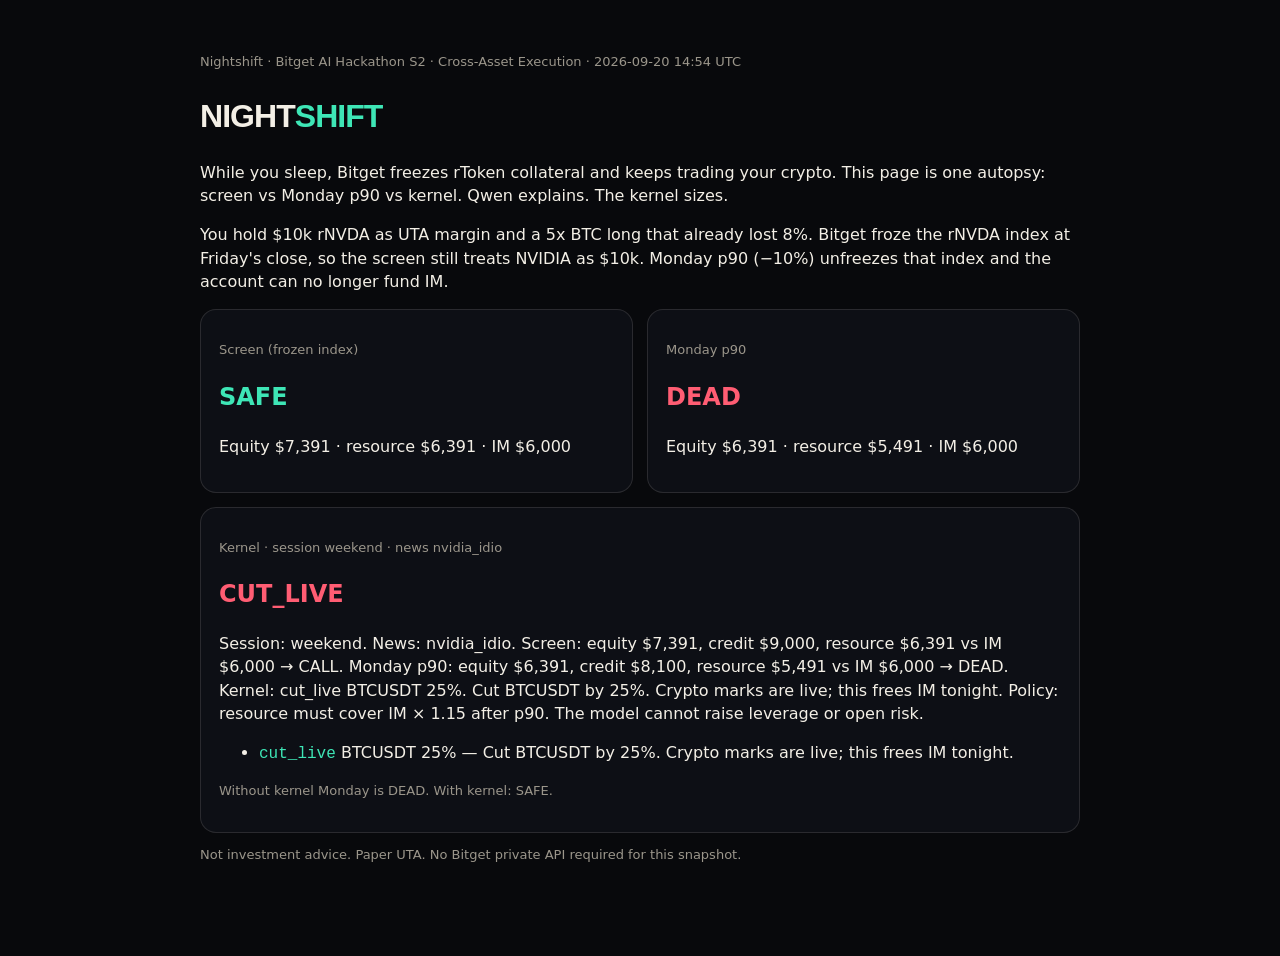
<file: reports/latest.html>
<!doctype html>
<html lang="en">
<head>
  <meta charset="utf-8"/>
  <meta name="viewport" content="width=device-width, initial-scale=1"/>
  <title>NIGHTSHIFT autopsy — CUT_LIVE</title>
  <style>
    body { margin:0; background:#08090c; color:#f3efe6; font:16px/1.45 Instrument Sans, system-ui, sans-serif; }
    main { max-width:880px; margin:0 auto; padding:40px 20px 80px; }
    h1 { font-family: Syne, sans-serif; letter-spacing:-.03em; }
    h1 span { color:#3ee6b6; }
    .row { display:grid; grid-template-columns:1fr 1fr; gap:14px; }
    .card { border:1px solid rgba(243,239,230,.12); border-radius:16px; padding:18px; background:rgba(16,18,24,.8); }
    .SAFE,.HOLD { color:#3ee6b6; }
    .DEAD,.CUT_LIVE,.CONVERT_COLLATERAL { color:#ff5d73; }
    .CALL,.TIGHT,.REFUSE_FAKE_HEDGE { color:#e8b86d; }
    .mute { color:#9b968b; font-size:13px; }
    code { color:#3ee6b6; }
    @media (max-width:700px) { .row { grid-template-columns:1fr; } }
  </style>
</head>
<body>
<main>
  <p class="mute">Nightshift · Bitget AI Hackathon S2 · Cross-Asset Execution · 2026-09-20 14:54 UTC</p>
  <h1>NIGHT<span>SHIFT</span></h1>
  <p>While you sleep, Bitget freezes rToken collateral and keeps trading your crypto.
     This page is one autopsy: screen vs Monday p90 vs kernel. Qwen explains. The kernel sizes.</p>
  <p>You hold $10k rNVDA as UTA margin and a 5x BTC long that already lost 8%. Bitget froze the rNVDA index at Friday&#x27;s close, so the screen still treats NVIDIA as $10k. Monday p90 (−10%) unfreezes that index and the account can no longer fund IM.</p>
  <div class="row">
    <div class="card">
      <p class="mute">Screen (frozen index)</p>
      <h2 class="SAFE">SAFE</h2>
      <p>Equity $7,391 · resource $6,391 · IM $6,000</p>
    </div>
    <div class="card">
      <p class="mute">Monday p90</p>
      <h2 class="DEAD">DEAD</h2>
      <p>Equity $6,391 · resource $5,491 · IM $6,000</p>
    </div>
  </div>
  <div class="card" style="margin-top:14px">
    <p class="mute">Kernel · session weekend · news nvidia_idio</p>
    <h2 class="CUT_LIVE">CUT_LIVE</h2>
    <p>Session: weekend. News: nvidia_idio. Screen: equity $7,391, credit $9,000, resource $6,391 vs IM $6,000 → CALL. Monday p90: equity $6,391, credit $8,100, resource $5,491 vs IM $6,000 → DEAD. Kernel: cut_live BTCUSDT 25%. Cut BTCUSDT by 25%. Crypto marks are live; this frees IM tonight. Policy: resource must cover IM × 1.15 after p90. The model cannot raise leverage or open risk.</p>
    <ul><li><code>cut_live</code> BTCUSDT 25% — Cut BTCUSDT by 25%. Crypto marks are live; this frees IM tonight.</li></ul>
    <p class="mute">Without kernel Monday is DEAD. With kernel: SAFE.</p>
  </div>
  <p class="mute">Not investment advice. Paper UTA. No Bitget private API required for this snapshot.</p>
</main>
</body>
</html>
</file>
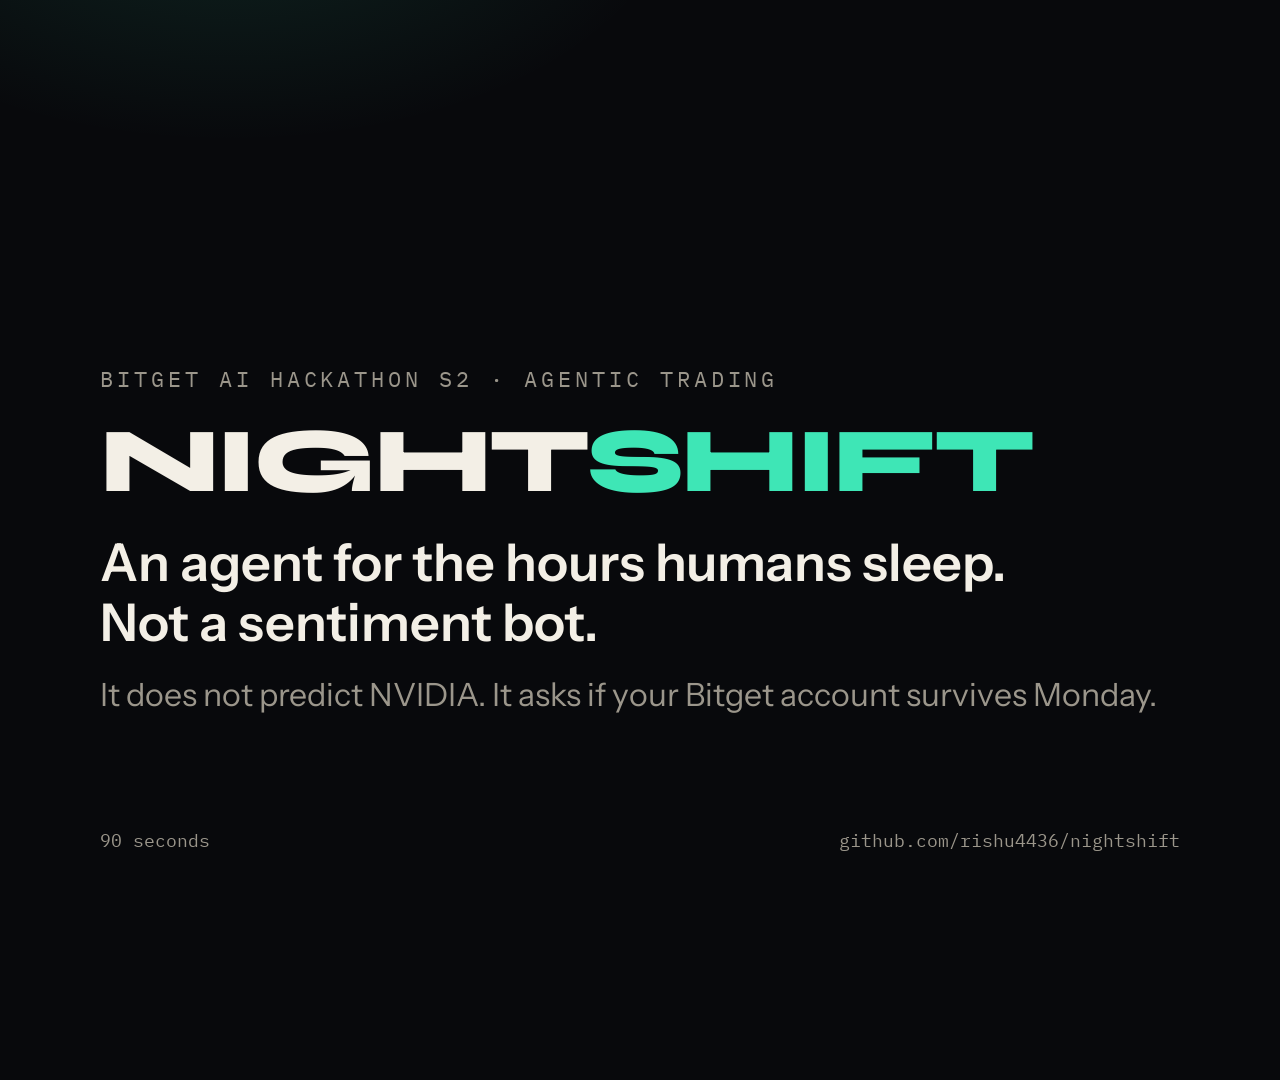
<file: videos/slides/01.html>
<!doctype html><html><head><meta charset="utf-8"/><link rel="stylesheet" href="https://fonts.googleapis.com/css2?family=IBM+Plex+Mono:wght@400;600&family=Instrument+Sans:wght@400;600&family=Syne:wght@800&display=swap"/><link rel="stylesheet" href="base.css"/></head>
<body>
<p class="kicker">Bitget AI Hackathon S2 · Agentic Trading</p>
<h1>NIGHT<span>SHIFT</span></h1>
<h2>An agent for the hours humans sleep.<br/>Not a sentiment bot.</h2>
<p>It does not predict NVIDIA. It asks if your Bitget account survives Monday.</p>
<div class="foot"><span>90 seconds</span><span>github.com/rishu4436/nightshift</span></div>
</body></html>
</file>
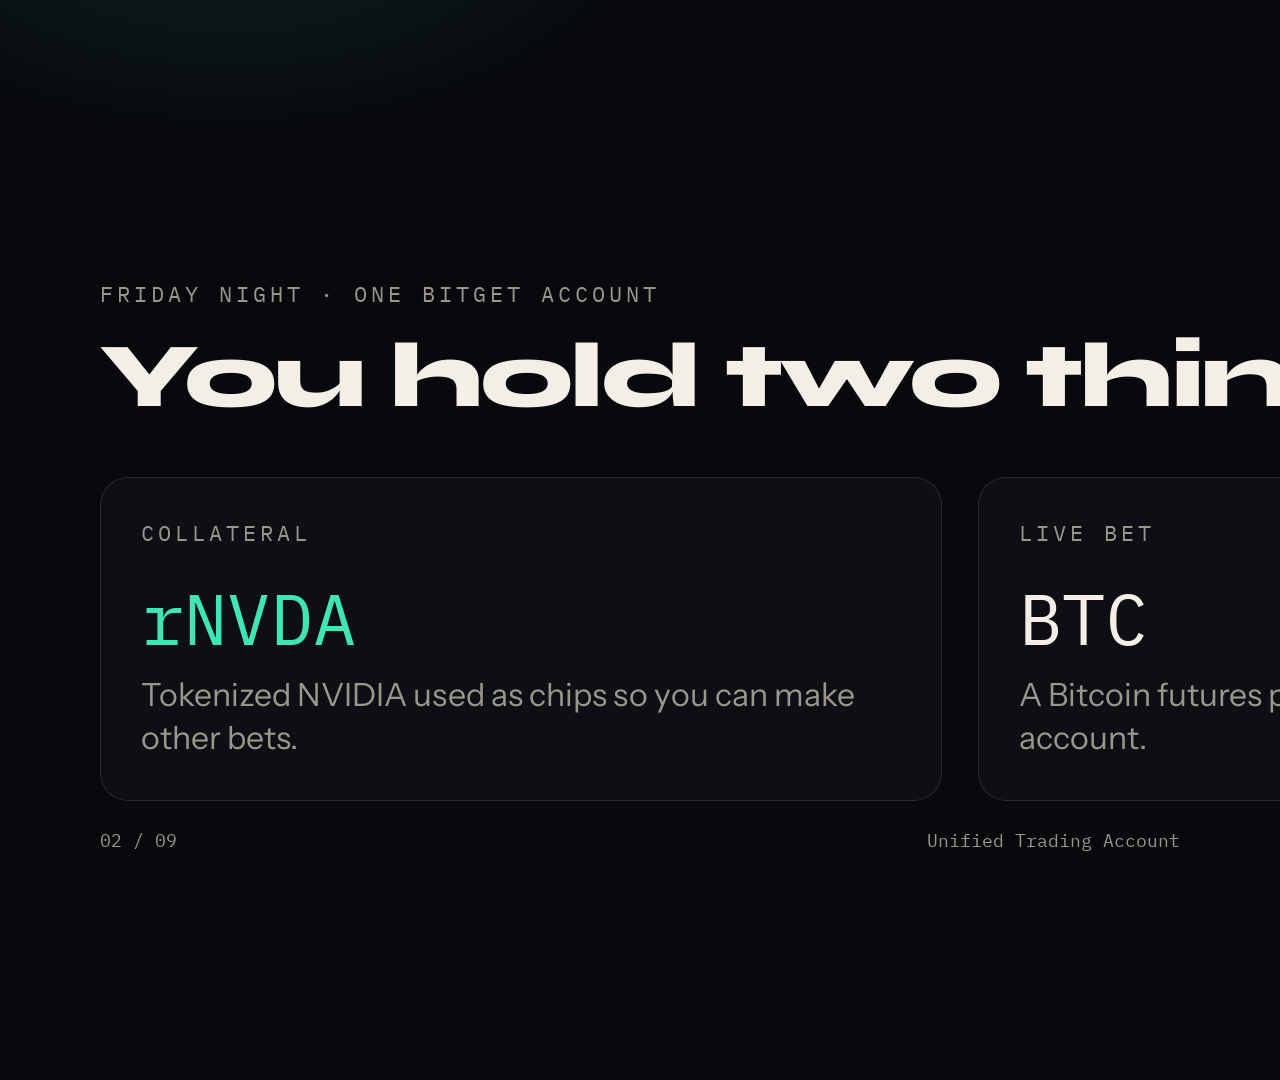
<file: videos/slides/02.html>
<!doctype html><html><head><meta charset="utf-8"/><link rel="stylesheet" href="https://fonts.googleapis.com/css2?family=IBM+Plex+Mono:wght@400;600&family=Instrument+Sans:wght@400;600&family=Syne:wght@800&display=swap"/><link rel="stylesheet" href="base.css"/></head>
<body>
<p class="kicker">Friday night · one Bitget account</p>
<h1>You hold two things</h1>
<div class="row">
  <div class="card"><p class="kicker">Collateral</p><div class="big SAFE">rNVDA</div><p>Tokenized NVIDIA used as chips so you can make other bets.</p></div>
  <div class="card"><p class="kicker">Live bet</p><div class="big">BTC</div><p>A Bitcoin futures position on the same unified account.</p></div>
</div>
<div class="foot"><span>02 / 09</span><span>Unified Trading Account</span></div>
</body></html>
</file>
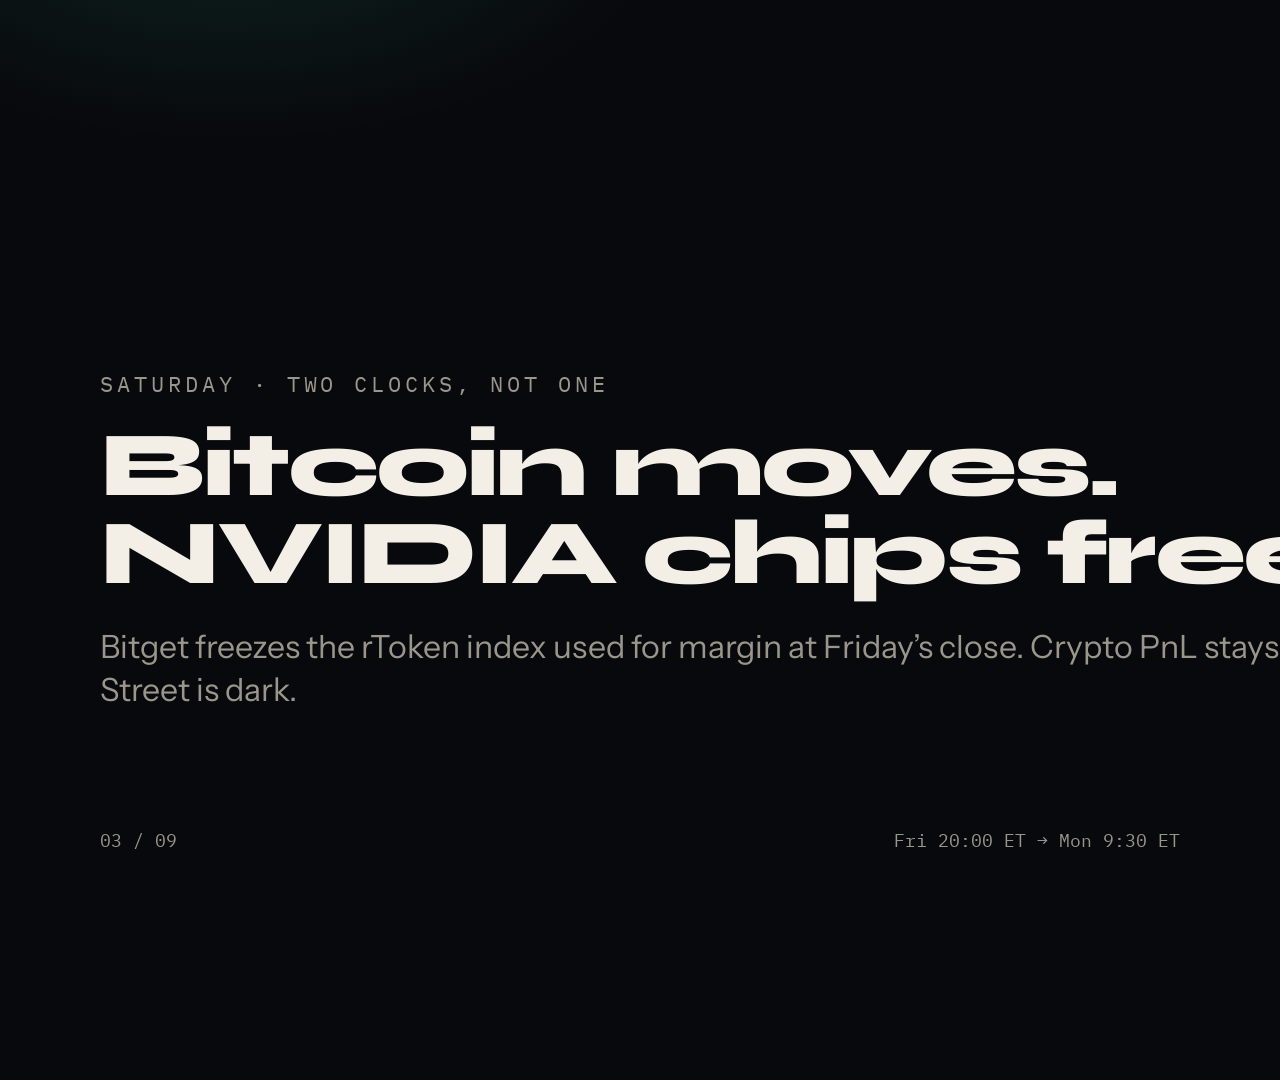
<file: videos/slides/03.html>
<!doctype html><html><head><meta charset="utf-8"/><link rel="stylesheet" href="https://fonts.googleapis.com/css2?family=IBM+Plex+Mono:wght@400;600&family=Instrument+Sans:wght@400;600&family=Syne:wght@800&display=swap"/><link rel="stylesheet" href="base.css"/></head>
<body>
<p class="kicker">Saturday · two clocks, not one</p>
<h1>Bitcoin moves.<br/>NVIDIA chips freeze.</h1>
<p>Bitget freezes the rToken index used for margin at Friday’s close. Crypto PnL stays live. Wall Street is dark.</p>
<div class="foot"><span>03 / 09</span><span>Fri 20:00 ET → Mon 9:30 ET</span></div>
</body></html>
</file>
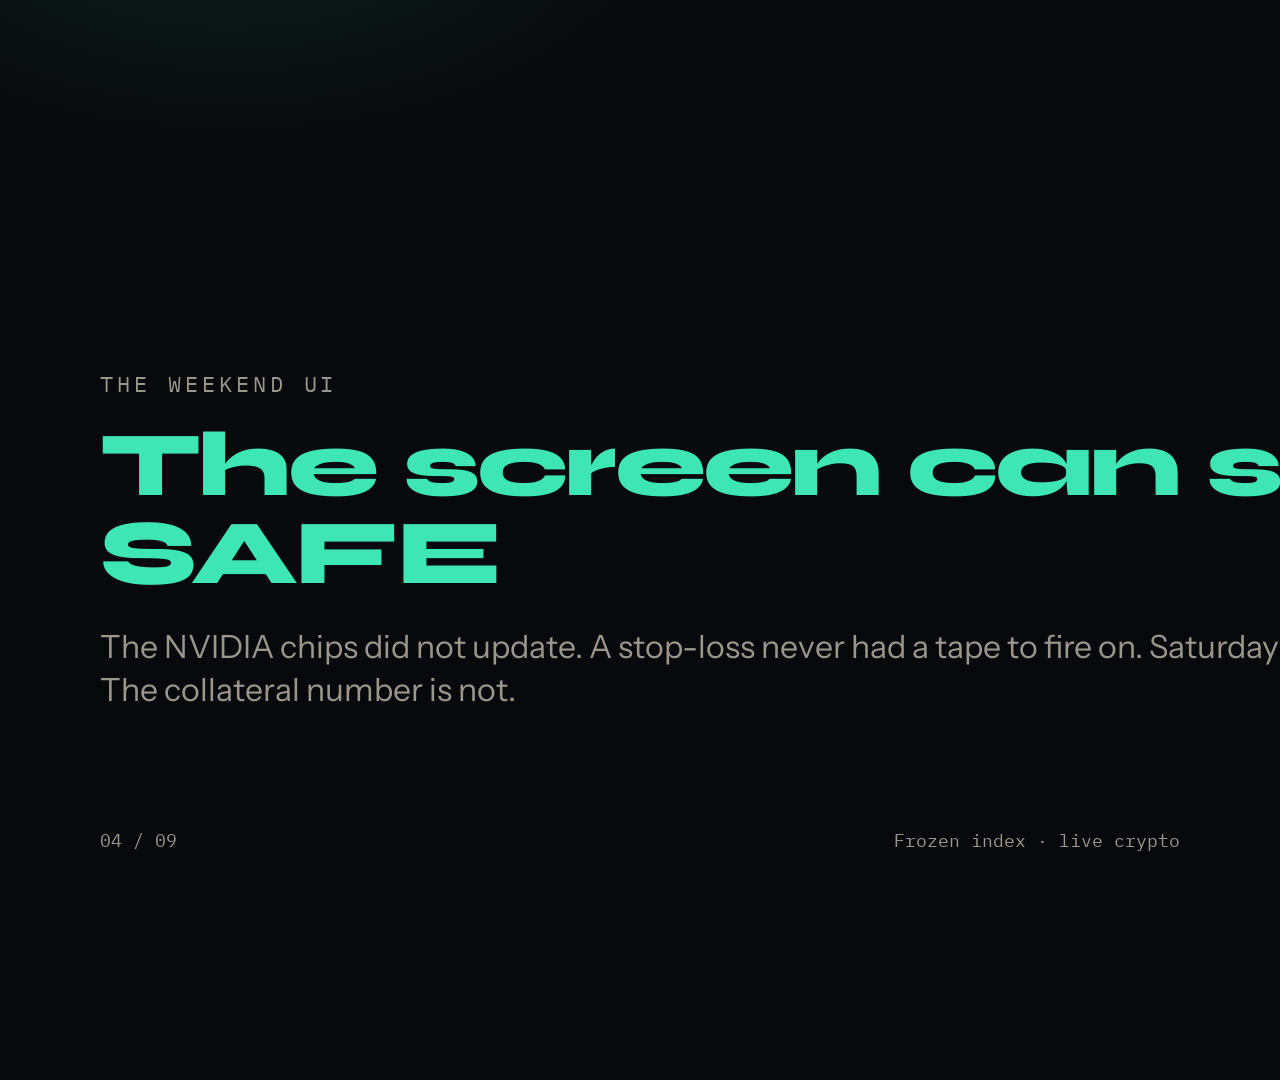
<file: videos/slides/04.html>
<!doctype html><html><head><meta charset="utf-8"/><link rel="stylesheet" href="https://fonts.googleapis.com/css2?family=IBM+Plex+Mono:wght@400;600&family=Instrument+Sans:wght@400;600&family=Syne:wght@800&display=swap"/><link rel="stylesheet" href="base.css"/></head>
<body>
<p class="kicker">The weekend UI</p>
<h1 class="SAFE">The screen can still say SAFE</h1>
<p>The NVIDIA chips did not update. A stop-loss never had a tape to fire on. Saturday news is real. The collateral number is not.</p>
<div class="foot"><span>04 / 09</span><span>Frozen index · live crypto</span></div>
</body></html>
</file>
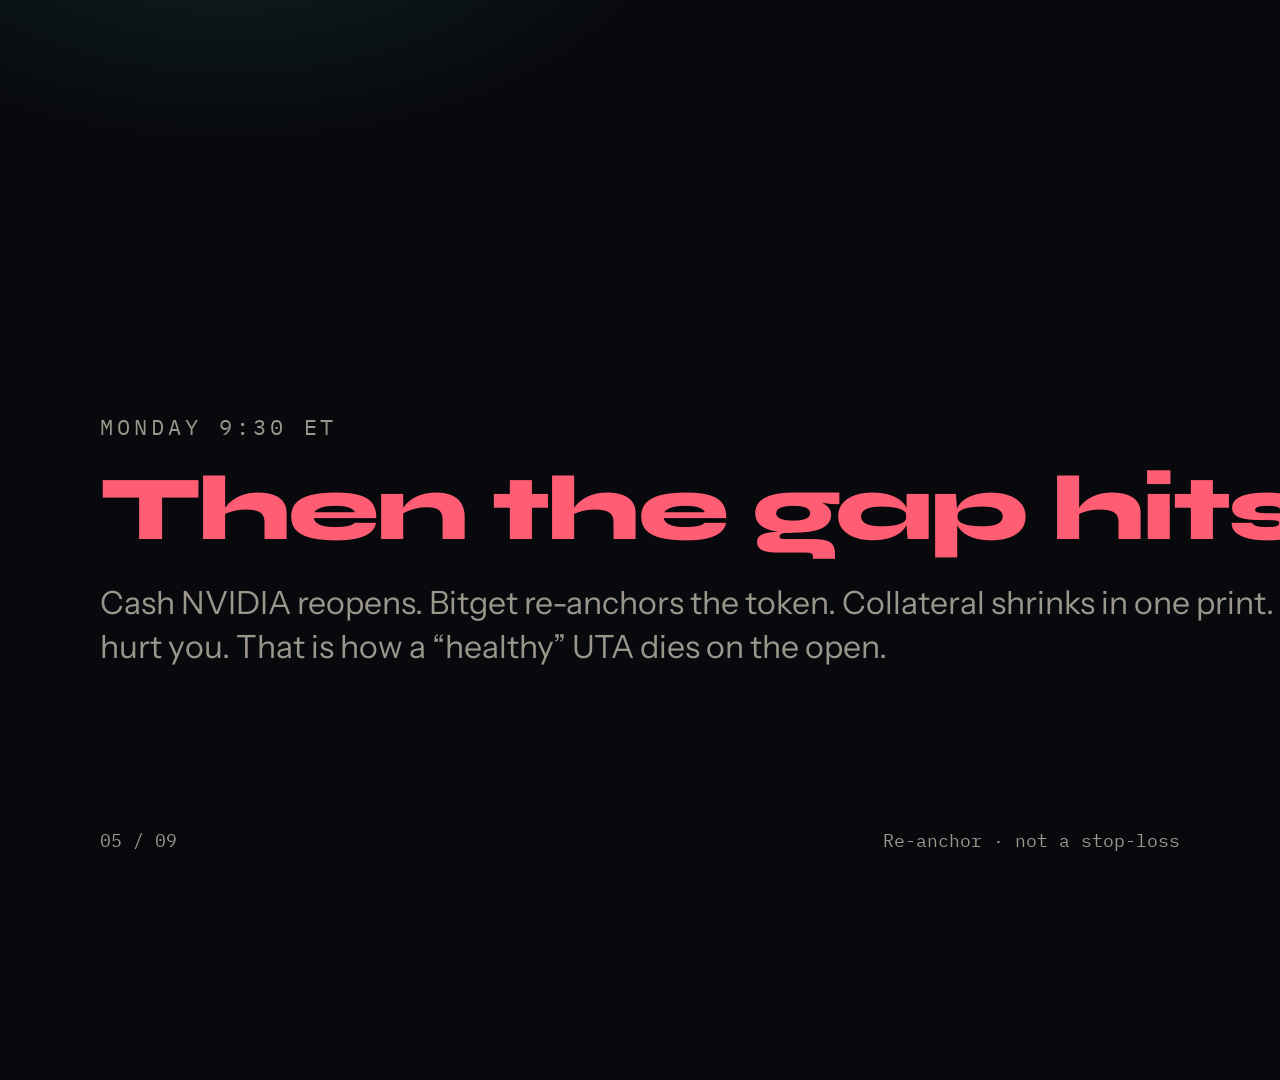
<file: videos/slides/05.html>
<!doctype html><html><head><meta charset="utf-8"/><link rel="stylesheet" href="https://fonts.googleapis.com/css2?family=IBM+Plex+Mono:wght@400;600&family=Instrument+Sans:wght@400;600&family=Syne:wght@800&display=swap"/><link rel="stylesheet" href="base.css"/></head>
<body>
<p class="kicker">Monday 9:30 ET</p>
<h1 class="DEAD">Then the gap hits</h1>
<p>Cash NVIDIA reopens. Bitget re-anchors the token. Collateral shrinks in one print. Bitcoin already hurt you. That is how a “healthy” UTA dies on the open.</p>
<div class="foot"><span>05 / 09</span><span>Re-anchor · not a stop-loss</span></div>
</body></html>
</file>
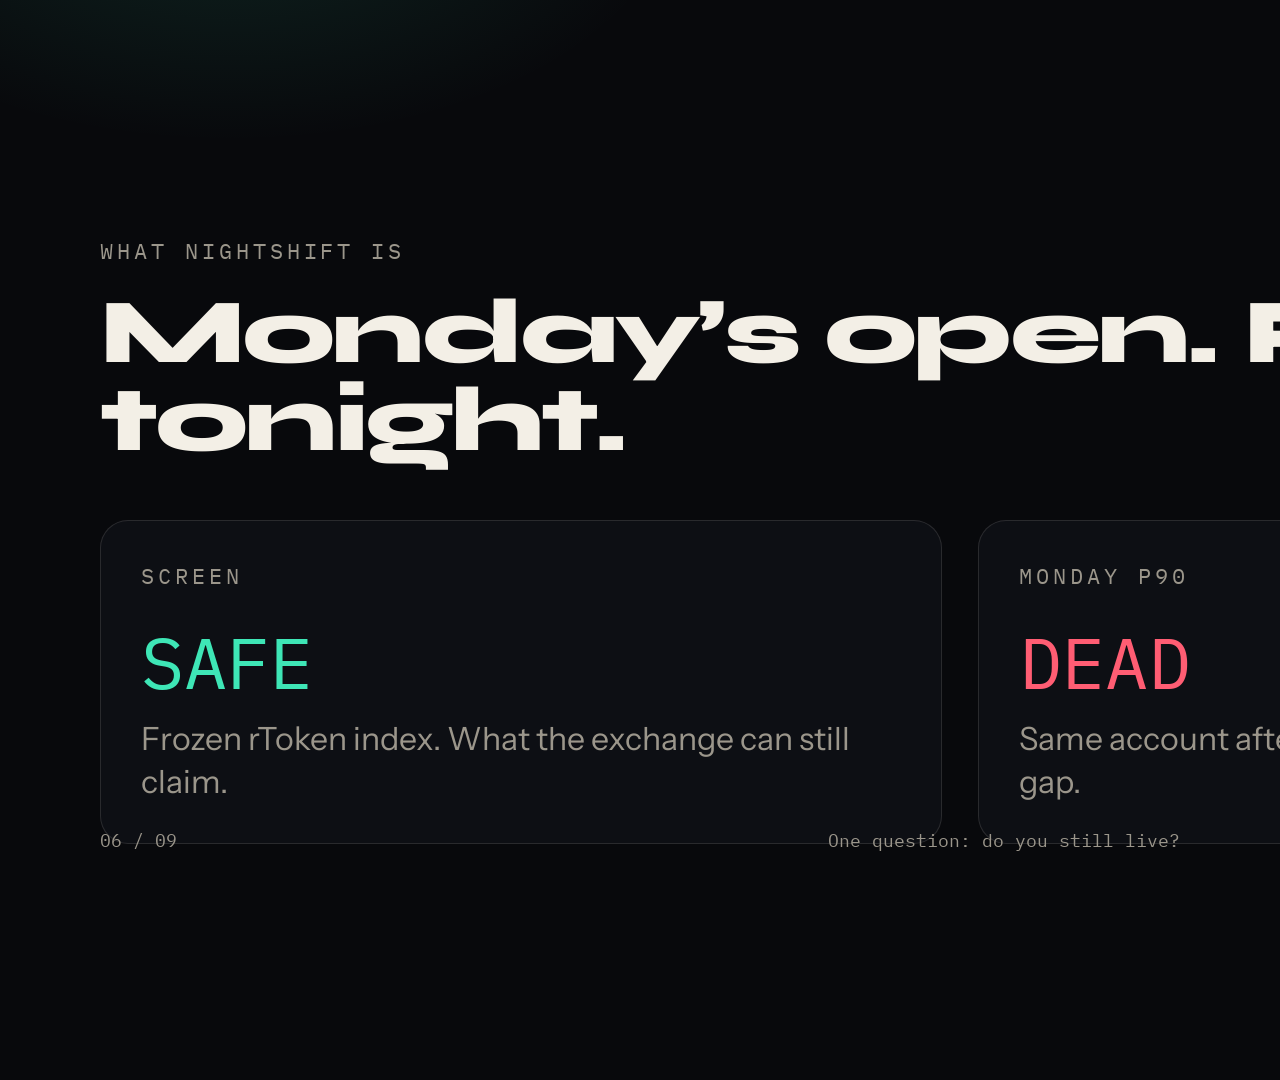
<file: videos/slides/06.html>
<!doctype html><html><head><meta charset="utf-8"/><link rel="stylesheet" href="https://fonts.googleapis.com/css2?family=IBM+Plex+Mono:wght@400;600&family=Instrument+Sans:wght@400;600&family=Syne:wght@800&display=swap"/><link rel="stylesheet" href="base.css"/></head>
<body>
<p class="kicker">What Nightshift is</p>
<h1>Monday’s open. Priced tonight.</h1>
<div class="row">
  <div class="card"><p class="kicker">Screen</p><div class="big SAFE">SAFE</div><p>Frozen rToken index. What the exchange can still claim.</p></div>
  <div class="card"><p class="kicker">Monday p90</p><div class="big DEAD">DEAD</div><p>Same account after a bad-but-plausible NVIDIA gap.</p></div>
</div>
<div class="foot"><span>06 / 09</span><span>One question: do you still live?</span></div>
</body></html>
</file>
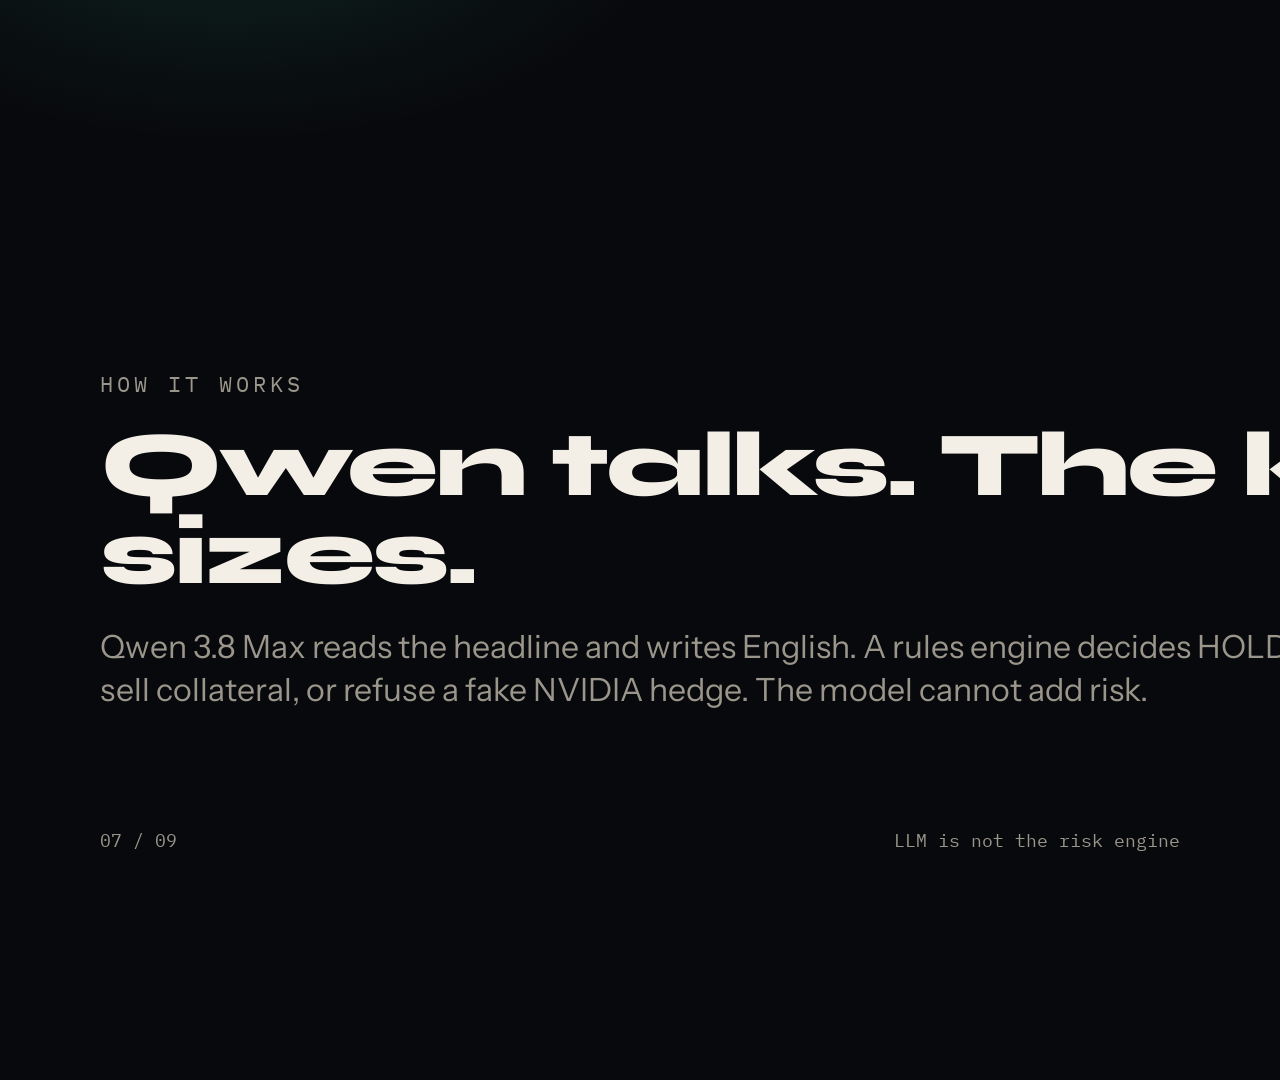
<file: videos/slides/07.html>
<!doctype html><html><head><meta charset="utf-8"/><link rel="stylesheet" href="https://fonts.googleapis.com/css2?family=IBM+Plex+Mono:wght@400;600&family=Instrument+Sans:wght@400;600&family=Syne:wght@800&display=swap"/><link rel="stylesheet" href="base.css"/></head>
<body>
<p class="kicker">How it works</p>
<h1>Qwen talks. The kernel sizes.</h1>
<p>Qwen 3.8 Max reads the headline and writes English. A rules engine decides HOLD, cut Bitcoin, sell collateral, or refuse a fake NVIDIA hedge. The model cannot add risk.</p>
<div class="foot"><span>07 / 09</span><span>LLM is not the risk engine</span></div>
</body></html>
</file>
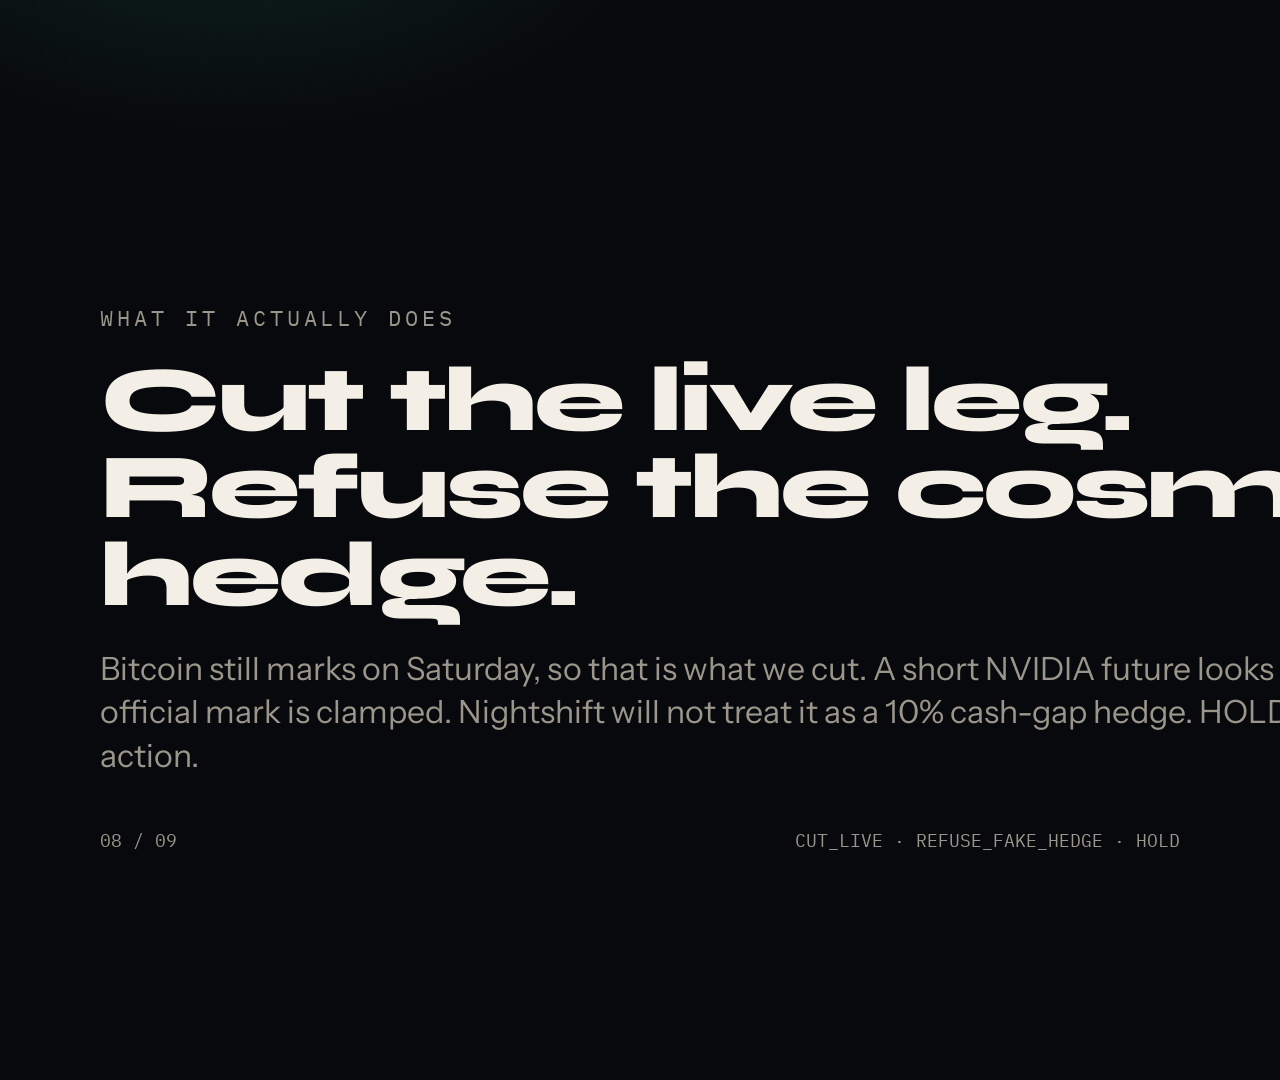
<file: videos/slides/08.html>
<!doctype html><html><head><meta charset="utf-8"/><link rel="stylesheet" href="https://fonts.googleapis.com/css2?family=IBM+Plex+Mono:wght@400;600&family=Instrument+Sans:wght@400;600&family=Syne:wght@800&display=swap"/><link rel="stylesheet" href="base.css"/></head>
<body>
<p class="kicker">What it actually does</p>
<h1>Cut the live leg.<br/>Refuse the cosmetic hedge.</h1>
<p>Bitcoin still marks on Saturday, so that is what we cut. A short NVIDIA future looks like cover. Its official mark is clamped. Nightshift will not treat it as a 10% cash-gap hedge. HOLD is a scored action.</p>
<div class="foot"><span>08 / 09</span><span>CUT_LIVE · REFUSE_FAKE_HEDGE · HOLD</span></div>
</body></html>
</file>
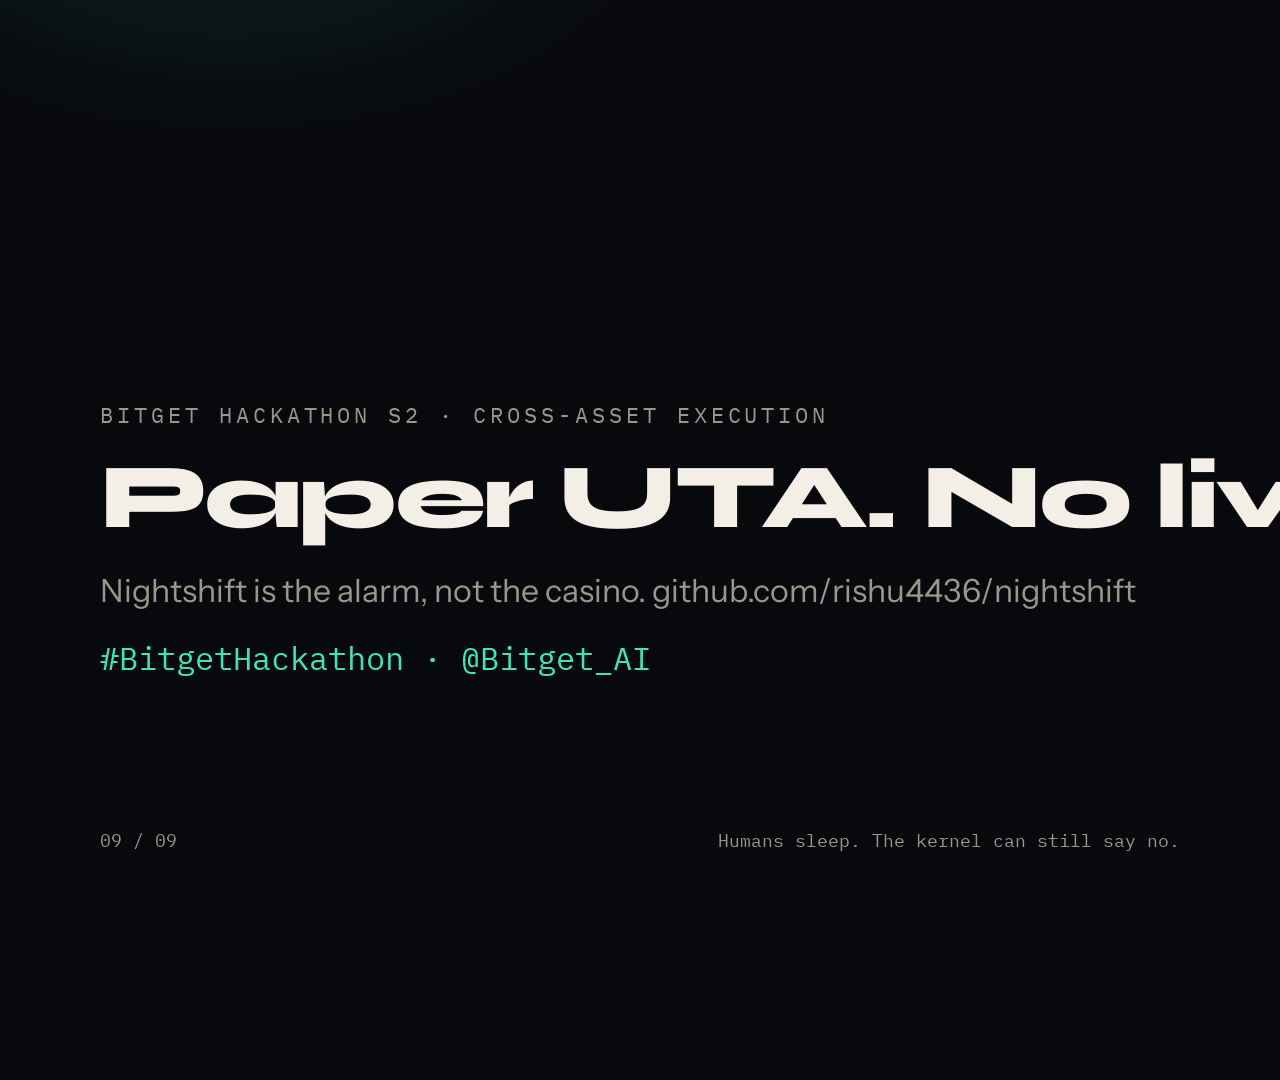
<file: videos/slides/09.html>
<!doctype html><html><head><meta charset="utf-8"/><link rel="stylesheet" href="https://fonts.googleapis.com/css2?family=IBM+Plex+Mono:wght@400;600&family=Instrument+Sans:wght@400;600&family=Syne:wght@800&display=swap"/><link rel="stylesheet" href="base.css"/></head>
<body>
<p class="kicker">Bitget Hackathon S2 · Cross-Asset Execution</p>
<h1>Paper UTA. No live fills.</h1>
<p>Nightshift is the alarm, not the casino. github.com/rishu4436/nightshift</p>
<p style="margin-top:24px;color:#3ee6b6;font-family:IBM Plex Mono,monospace;">#BitgetHackathon · @Bitget_AI</p>
<div class="foot"><span>09 / 09</span><span>Humans sleep. The kernel can still say no.</span></div>
</body></html>
</file>
<file: videos/slides/base.css>
:root { --bg:#08090c; --ink:#f3efe6; --mute:#9b968b; --teal:#3ee6b6; --rose:#ff5d73; --amber:#e8b86d; }
* { box-sizing: border-box; }
html, body { margin:0; width:1920px; height:1080px; overflow:hidden; background:var(--bg); color:var(--ink);
  font-family:"Instrument Sans", system-ui, sans-serif; }
body {
  background-image:
    radial-gradient(900px 500px at 12% -10%, rgba(62,230,182,.12), transparent 50%),
    radial-gradient(800px 480px at 100% 0%, rgba(255,93,115,.10), transparent 46%);
  padding: 80px 100px;
  display:flex; flex-direction:column; justify-content:center;
}
.kicker { font-family:"IBM Plex Mono", monospace; letter-spacing:.18em; text-transform:uppercase; color:var(--mute); font-size:22px; margin:0 0 24px; }
h1 { font-family: Syne, sans-serif; font-size: 92px; line-height: .95; letter-spacing:-.03em; margin:0 0 28px; font-weight:800; }
h1 span { color: var(--teal); }
h2 { font-size: 52px; line-height: 1.15; margin:0 0 20px; font-weight:600; max-width: 1400px; }
p { font-size: 32px; line-height: 1.35; color: var(--mute); margin:0; max-width: 1400px; }
.row { display:grid; grid-template-columns: 1fr 1fr; gap: 36px; margin-top: 28px; }
.card { border:1px solid rgba(243,239,230,.12); border-radius:28px; padding:40px; background:rgba(16,18,24,.72); }
.big { font-family:"IBM Plex Mono", monospace; font-size:72px; margin:12px 0 8px; }
.SAFE { color: var(--teal); }
.DEAD { color: var(--rose); }
.foot { position:absolute; bottom:48px; left:100px; right:100px; display:flex; justify-content:space-between;
  font-family:"IBM Plex Mono", monospace; font-size:18px; color:var(--mute); }
</file>
